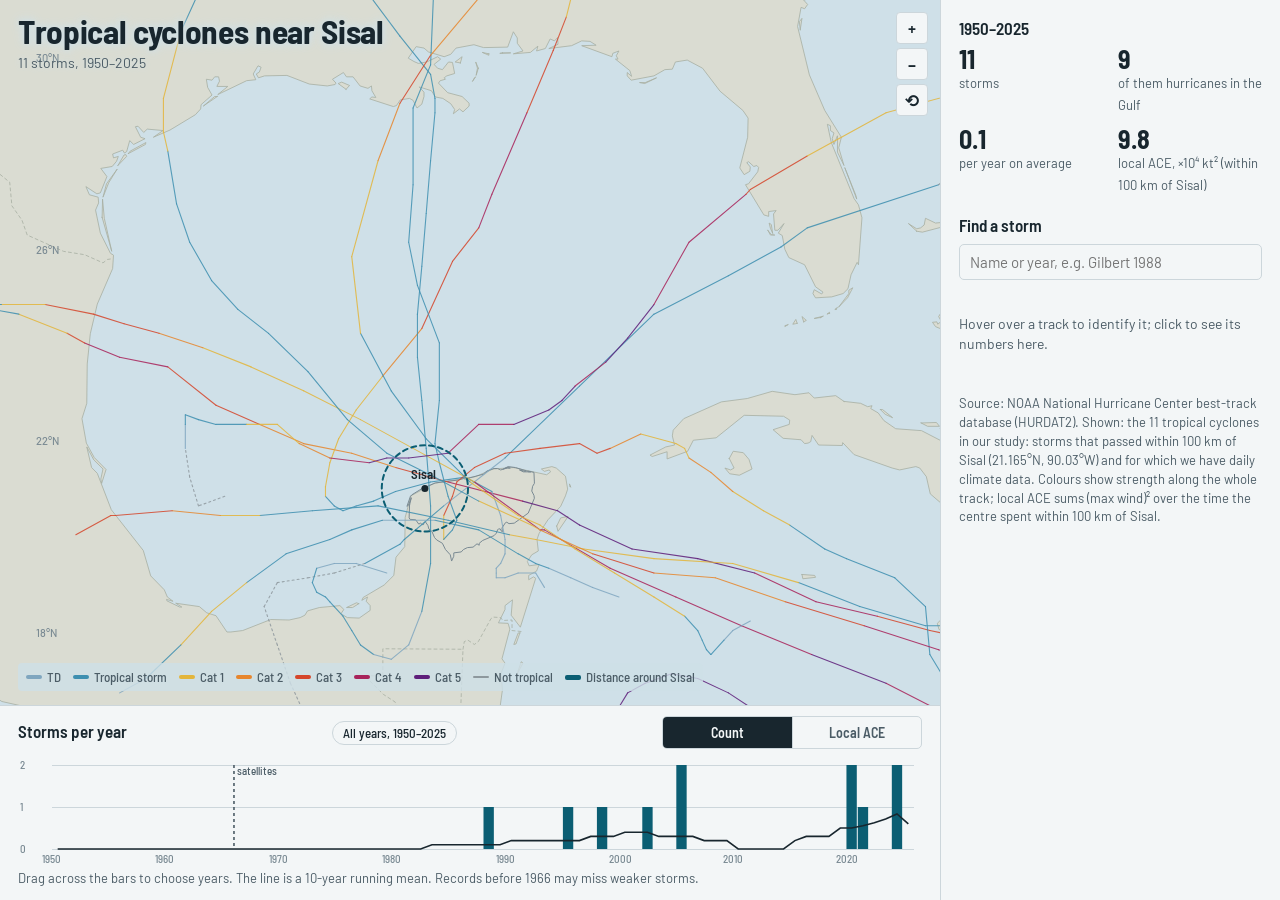
<file: design/storm-map-reference.html>
<!doctype html><html><head><meta charset=utf8><meta name=viewport content="width=device-width,initial-scale=1,viewport-fit=cover"><style>:root{color-scheme:light;box-sizing:border-box;padding-top:env(safe-area-inset-top,0px);padding-bottom:env(safe-area-inset-bottom,0px)}html{scroll-padding-top:env(safe-area-inset-top,0px)}body{margin:0;padding:0;font:14px -apple-system,BlinkMacSystemFont,sans-serif;background:#faf9f5;color:#141413}img{max-width:100%}[hidden]:not([hidden=until-found i]){display:none!important}</style></head><body>
<!doctype html>
<html lang="en">
<head>
<meta charset="utf-8">
<meta name="viewport" content="width=device-width, initial-scale=1, viewport-fit=cover">
<title>Storms near Sisal, 1950–2025</title>
<link rel="preconnect" href="https://fonts.googleapis.com">
<link rel="preconnect" href="https://fonts.gstatic.com" crossorigin>
<link href="https://fonts.googleapis.com/css2?family=Barlow:wght@400;500;600&family=Barlow+Semi+Condensed:wght@500;600;700&display=swap" rel="stylesheet">
<style>
:root{
  --sea:#CFE0E8; --land:#DADCD2; --land-edge:#A7AFA3; --ink:#18262E; --ink-2:#4B5C66; --ink-3:#7A8A93;
  --panel:#F3F6F7; --rule:#CCD6DB; --focus:#1463A5; --coast:#0B5E73; --buffer:rgba(11,94,115,.16);
  --c-td:#7FA6BF; --c-ts:#3E8FB0; --c-1:#E3B53B; --c-2:#E7862D; --c-3:#D5462B; --c-4:#A8235A; --c-5:#5E1E7A; --c-ex:#8E989D;
  --bar:#6F8591; --bar-on:#0B5E73; --sel:#0E1418;
  --sans:"Barlow",system-ui,-apple-system,"Segoe UI",Roboto,sans-serif;
  --cond:"Barlow Semi Condensed","Arial Narrow",system-ui,sans-serif;
  box-sizing:border-box; padding-top:env(safe-area-inset-top,0px); padding-bottom:env(safe-area-inset-bottom,0px);
}
@media (prefers-color-scheme: dark){ :root:not([data-theme="light"]){
  --sea:#0C1922; --land:#2C393B; --land-edge:#3A484F; --ink:#E4ECEF; --ink-2:#A9B8C0; --ink-3:#7E8E97;
  --panel:#16252F; --rule:#2B3B45; --focus:#6FB6F0; --coast:#5FC6DB; --buffer:rgba(95,198,219,.16);
  --c-td:#5B7E94; --c-ts:#58A9CB; --c-1:#F0C04A; --c-2:#F2963C; --c-3:#EE5A3E; --c-4:#E0457F; --c-5:#C27BE3; --c-ex:#6D7980;
  --bar:#5E7582; --bar-on:#5FC6DB; --sel:#FFFFFF;
}}
:root[data-theme="dark"]{
  --sea:#0C1922; --land:#2C393B; --land-edge:#3A484F; --ink:#E4ECEF; --ink-2:#A9B8C0; --ink-3:#7E8E97;
  --panel:#16252F; --rule:#2B3B45; --focus:#6FB6F0; --coast:#5FC6DB; --buffer:rgba(95,198,219,.16);
  --c-td:#5B7E94; --c-ts:#58A9CB; --c-1:#F0C04A; --c-2:#F2963C; --c-3:#EE5A3E; --c-4:#E0457F; --c-5:#C27BE3; --c-ex:#6D7980;
  --bar:#5E7582; --bar-on:#5FC6DB; --sel:#FFFFFF;
}
html{scroll-padding-top:env(safe-area-inset-top,0px)}
html,body{margin:0;height:100%}
body{background:var(--panel);color:var(--ink);font:15px/1.45 var(--sans)}
*{box-sizing:border-box}
.app{display:grid;grid-template-columns:minmax(0,1fr) 340px;grid-template-rows:minmax(0,1fr) auto;height:100%}
.mapwrap{position:relative;background:var(--sea);min-height:320px;overflow:hidden}
#map{position:absolute;inset:0;width:100%;height:100%;touch-action:none;cursor:grab}
#map.dragging{cursor:grabbing}
.title{position:absolute;left:18px;top:14px;pointer-events:none;max-width:70%}
.title h1{text-shadow:0 0 6px var(--sea),0 0 12px var(--sea);font:700 clamp(22px,2.6vw,34px)/1.05 var(--cond);margin:0;letter-spacing:-.01em}
.title p{text-shadow:0 0 6px var(--sea);margin:4px 0 0;color:var(--ink-2);font-size:14px}
.legend{position:absolute;left:18px;bottom:14px;display:flex;flex-wrap:wrap;gap:4px 12px;font:500 13px var(--cond);color:var(--ink-2);background:color-mix(in srgb,var(--sea) 80%,transparent);padding:6px 8px;border-radius:4px;max-width:calc(100% - 36px)}
.legend span{display:inline-flex;align-items:center;gap:5px}
.legend i{width:16px;height:4px;border-radius:2px;display:inline-block}
.zoom{position:absolute;right:12px;top:12px;display:flex;flex-direction:column;gap:4px}
.zoom button{width:32px;height:32px;border:1px solid var(--rule);background:var(--panel);color:var(--ink);border-radius:4px;font:600 17px var(--cond);cursor:pointer}
.tip{position:absolute;pointer-events:none;background:var(--panel);border:1px solid var(--rule);padding:5px 8px;border-radius:4px;font:500 13px var(--cond);white-space:nowrap;display:none;box-shadow:0 2px 8px rgba(0,0,0,.15)}
aside{grid-row:1/3;grid-column:2;border-left:1px solid var(--rule);overflow-y:auto;padding:18px 18px 24px;display:flex;flex-direction:column;gap:20px}
h2{font:600 17px/1.2 var(--cond);margin:0 0 8px}
.seg{display:flex;border:1px solid var(--rule);border-radius:5px;overflow:hidden}
.seg button{flex:1;border:0;background:transparent;color:var(--ink-2);padding:7px 4px;font:600 14px var(--cond);cursor:pointer;border-right:1px solid var(--rule)}
.seg button:last-child{border-right:0}
.seg button[aria-pressed="true"]{background:var(--ink);color:var(--panel)}
button:focus-visible,input:focus-visible,select:focus-visible{outline:2px solid var(--focus);outline-offset:2px}
.row{display:flex;align-items:center;gap:10px;margin-top:10px;font-size:14px}
.row input[type=range]{flex:1;accent-color:var(--coast)}
.row output{font:600 14px var(--cond);min-width:54px;text-align:right}
label.chk{display:flex;gap:8px;align-items:flex-start;font-size:14px;cursor:pointer}
label.chk input{margin-top:3px;accent-color:var(--coast)}
.stats{display:grid;grid-template-columns:1fr 1fr;gap:10px 14px}
.stats div b{display:block;font:700 26px/1 var(--cond)}
.stats div span{font-size:13px;color:var(--ink-2)}
.note{font-size:13px;color:var(--ink-2);margin:6px 0 0}
input[type=search]{width:100%;padding:8px 10px;border:1px solid var(--rule);border-radius:5px;background:transparent;color:var(--ink);font:15px var(--sans)}
.detail{border-top:3px solid var(--ink);padding-top:10px}
.detail h3{font:700 22px/1.1 var(--cond);margin:0}
.detail dl{display:grid;grid-template-columns:auto 1fr;gap:3px 12px;margin:10px 0 0;font-size:14px}
.detail dt{color:var(--ink-2)} .detail dd{margin:0;font-weight:500}
.detail button{margin-top:10px;background:none;border:0;color:var(--focus);font:500 14px var(--sans);padding:0;cursor:pointer;text-decoration:underline}
.empty{color:var(--ink-2);font-size:14px}
.timeline{grid-column:1;border-top:1px solid var(--rule);padding:10px 18px 12px;background:var(--panel)}
.tl-head{display:flex;justify-content:space-between;align-items:baseline;gap:12px;flex-wrap:wrap}
.tl-head h2{margin:0}
.tl-head .seg{max-width:260px;flex:1}
.presets{display:flex;gap:6px;flex-wrap:wrap}
.presets button{border:1px solid var(--rule);background:transparent;color:var(--ink);border-radius:14px;padding:3px 10px;font:500 13px var(--cond);cursor:pointer}
#tl{width:100%;height:110px;display:block;margin-top:8px;touch-action:none;cursor:crosshair}
.tl-foot{font-size:13px;color:var(--ink-2);margin-top:2px}
@media (max-width:600px){.legend{font-size:11px;gap:2px 8px;padding:4px 6px}.legend i{width:10px}}
@media (max-width:860px){
  .app{grid-template-columns:1fr;grid-template-rows:62vh auto auto;height:auto}
  aside{grid-row:3;grid-column:1;border-left:0;border-top:1px solid var(--rule);overflow:visible}
  .timeline{grid-row:2}
  .title{max-width:80%}
}
@media (prefers-reduced-motion:reduce){*{transition:none!important}}
</style>
</head>
<body>
<div class="app">
  <div class="mapwrap" id="mapwrap">
    <canvas id="map" aria-label="Map of the tropical cyclones that passed within 100 km of Sisal, 1950 to 2025"></canvas>
    <div class="title"><h1>Tropical cyclones near Sisal</h1><p id="subtitle"></p></div>
    <div class="zoom"><button id="zin" aria-label="Zoom in">+</button><button id="zout" aria-label="Zoom out">−</button><button id="zreset" aria-label="Reset view">⟲</button></div>
    <div class="legend" id="legend"></div>
    <div class="tip" id="tip"></div>
  </div>
  <section class="timeline">
    <div class="tl-head">
      <h2 id="tlTitle">Storms per year</h2>
      <div class="presets">
        <button data-r="1950,2025">All years, 1950–2025</button>
      </div>
      <div class="seg" id="metric" role="group" aria-label="Bars show">
        <button aria-pressed="true" data-m="n">Count</button><button aria-pressed="false" data-m="la">Local ACE</button>
      </div>
    </div>
    <canvas id="tl" aria-label="Timeline; drag to select a year range"></canvas>
    <div class="tl-foot">Drag across the bars to choose years. The line is a 10-year running mean. Records before 1966 may miss weaker storms.</div>
  </section>
  <aside>
    <div hidden>
      <h2>Strongest while in the Gulf</h2>
      <div class="seg" id="minw" role="group" aria-label="Minimum strength">
        <button data-w="0" aria-pressed="false">Any</button><button data-w="35" aria-pressed="true">Storm</button><button data-w="64" aria-pressed="false">Hurricane</button><button data-w="96" aria-pressed="false">Major</button>
      </div>
    </div>
    <div hidden>
      <h2>Near Sisal</h2>
      <label class="chk"><input type="checkbox" id="nearOn"> Only storms whose centre passed within the distance below of Sisal</label>
      <div class="row"><input type="range" id="rad" min="0" max="13" step="1" value="7" aria-label="Distance to Sisal"><output id="radOut">100 km</output></div>
      <p class="note">Distance is measured along the track between six-hourly positions, not only at the positions themselves.</p>
    </div>
    <div>
      <h2 id="statTitle">In view</h2>
      <div class="stats">
        <div><b id="sN">–</b><span>storms</span></div>
        <div><b id="sH">–</b><span>of them hurricanes in the Gulf</span></div>
        <div><b id="sR">–</b><span>per year on average</span></div>
        <div><b id="sL">–</b><span id="sLl">local ACE, ×10⁴ kt² (within 100 km of Sisal)</span></div>
      </div>
    </div>
    <div>
      <h2>Find a storm</h2>
      <input type="search" id="find" list="names" placeholder="Name or year, e.g. Gilbert 1988">
      <datalist id="names"></datalist>
    </div>
    <div id="detail"><p class="empty">Hover over a track to identify it; click to see its numbers here.</p></div>
    <p class="note">Source: NOAA National Hurricane Center best-track database (HURDAT2). Shown: the 11 tropical cyclones in our study: storms that passed within 100 km of Sisal (21.165°N, 90.03°W) and for which we have daily climate data. Colours show strength along the whole track; local ACE sums (max wind)² over the time the centre spent within 100 km of Sisal.</p>
  </aside>
</div>
<script>
const S=[{"i":"AL081988","n":"Gilbert","y":1988,"d":"08 Sep","g":130,"pk":160,"ga":9.89,"la":6.33,"md":5,"mw":100,"lm":145,"pc":true,"t":[[-72.0,16.8,105,"H"],[-73.7,17.3,110,"H"],[-75.3,17.6,110,"H"],[-76.8,17.8,115,"H"],[-76.9,17.9,110,"H"],[-78.5,18.2,110,"H"],[-79.7,18.5,115,"H"],[-81.1,18.8,125,"H"],[-82.5,19.4,140,"H"],[-83.8,19.7,160,"H"],[-85.3,19.9,155,"H"],[-86.5,20.4,145,"H"],[-87.0,20.7,140,"H"],[-87.8,20.9,130,"H"],[-89.5,21.3,100,"H"],[-90.7,21.6,90,"H"],[-91.7,21.9,85,"H"],[-92.8,22.1,90,"H"],[-93.8,22.5,100,"H"],[-94.8,22.9,110,"H"],[-95.9,23.7,115,"H"],[-97.0,23.9,115,"H"],[-97.8,24.2,110,"H"],[-98.2,24.4,80,"H"],[-99.3,24.8,50,"S"],[-100.5,25.0,35,"S"],[-101.9,25.4,30,"D"],[-103.2,26.0,30,"D"],[-103.7,27.6,30,"D"],[-102.6,29.3,25,"D"],[-101.3,31.5,25,"D"],[-99.7,33.2,25,"D"],[-97.7,35.8,25,"D"],[-93.2,37.7,25,"D"]]},{"i":"AL171995","n":"Opal","y":1995,"d":"27 Sep","g":130,"pk":130,"ga":10.17,"la":2.65,"md":3,"mw":40,"lm":65,"pc":true,"t":[[-87.3,19.1,25,"D"],[-87.5,19.4,25,"D"],[-87.9,19.4,25,"D"],[-88.2,19.3,25,"D"],[-88.4,19.3,25,"D"],[-88.4,19.4,25,"D"],[-88.4,19.5,25,"D"],[-88.3,19.6,25,"D"],[-88.2,19.8,30,"D"],[-88.2,20.1,30,"D"],[-88.3,20.6,30,"D"],[-88.5,21.1,35,"S"],[-89.1,21.4,40,"S"],[-89.9,21.3,45,"S"],[-90.7,21.1,45,"S"],[-91.2,20.9,45,"S"],[-91.6,20.8,50,"S"],[-91.9,20.7,55,"S"],[-92.1,20.8,60,"S"],[-92.3,21.0,65,"H"],[-92.3,21.2,65,"H"],[-92.2,21.7,70,"H"],[-92.0,22.2,75,"H"],[-91.6,22.8,80,"H"],[-91.0,23.5,85,"H"],[-90.1,24.5,100,"H"],[-89.4,25.9,110,"H"],[-88.8,26.6,130,"H"],[-88.5,27.3,130,"H"],[-87.7,29.0,110,"H"],[-87.1,30.3,100,"H"],[-86.8,31.0,80,"H"],[-86.2,33.2,50,"S"],[-85.7,35.4,30,"D"],[-83.5,38.5,40,"E"]]},{"i":"AL131998","n":"Mitch","y":1998,"d":"22 Oct","g":55,"pk":155,"ga":1.36,"la":0.44,"md":22,"mw":40,"lm":40,"pc":true,"t":[[-77.6,11.8,40,"S"],[-77.6,12.2,45,"S"],[-77.8,12.5,45,"S"],[-78.0,12.9,50,"S"],[-77.9,13.4,55,"S"],[-77.8,13.9,65,"H"],[-77.9,14.5,75,"H"],[-78.1,15.0,90,"H"],[-78.4,15.5,100,"H"],[-78.9,16.0,105,"H"],[-79.6,16.2,115,"H"],[-80.3,16.4,125,"H"],[-81.0,16.4,130,"H"],[-81.8,16.4,135,"H"],[-82.6,16.6,145,"H"],[-83.1,16.9,155,"H"],[-83.8,17.2,155,"H"],[-84.4,17.3,150,"H"],[-85.0,17.1,150,"H"],[-85.4,16.9,145,"H"],[-85.6,16.6,140,"H"],[-85.6,16.3,130,"H"],[-85.6,16.3,115,"H"],[-85.7,16.3,95,"H"],[-85.8,16.2,85,"H"],[-85.8,16.1,75,"H"],[-85.7,15.9,70,"H"],[-85.6,15.8,60,"S"],[-85.7,15.6,55,"S"],[-85.9,15.4,50,"S"],[-86.1,15.2,45,"S"],[-86.5,14.9,45,"S"],[-87.0,14.7,45,"S"],[-87.7,14.5,40,"S"],[-88.5,14.5,35,"S"],[-89.2,14.6,30,"D"],[-90.0,14.6,30,"D"],[-90.8,14.7,25,"D"],[-91.5,14.9,25,"D"],[-92.2,15.5,25,"D"],[-92.7,16.3,20,"L"],[-93.1,17.1,20,"L"],[-93.4,17.9,20,"L"],[-93.7,18.7,20,"L"],[-93.4,19.2,20,"L"],[-92.7,19.3,20,"L"],[-92.1,19.4,25,"L"],[-91.4,19.6,40,"S"],[-90.6,20.0,35,"S"],[-90.5,20.1,35,"S"],[-89.6,20.8,30,"D"],[-88.2,21.8,40,"S"],[-86.5,23.3,40,"S"],[-84.8,24.8,45,"S"],[-83.1,25.6,50,"S"],[-81.9,26.2,55,"S"],[-81.3,26.6,55,"S"],[-78.3,27.5,50,"E"],[-75.0,30.0,50,"E"],[-72.0,32.5,50,"E"]]},{"i":"AL102002","n":"Isidore","y":2002,"d":"14 Sep","g":110,"pk":110,"ga":12.66,"la":10.22,"md":6,"mw":110,"lm":110,"pc":true,"t":[[-71.9,15.0,20,"W"],[-73.2,15.5,20,"W"],[-74.5,15.7,20,"W"],[-75.3,15.8,25,"W"],[-76.1,15.8,25,"W"],[-76.8,15.9,30,"D"],[-77.4,16.3,30,"D"],[-77.7,16.7,30,"D"],[-78.1,17.1,35,"S"],[-78.5,17.7,40,"S"],[-78.6,18.7,45,"S"],[-79.3,19.3,50,"S"],[-80.4,19.7,50,"S"],[-80.9,19.9,60,"S"],[-81.7,20.4,65,"H"],[-82.3,20.7,75,"H"],[-83.0,21.1,90,"H"],[-83.5,21.5,85,"H"],[-84.0,21.8,75,"H"],[-84.1,22.0,75,"H"],[-84.3,22.1,75,"H"],[-85.1,22.3,85,"H"],[-85.8,22.0,100,"H"],[-86.1,21.9,110,"H"],[-86.5,22.1,110,"H"],[-87.4,22.0,110,"H"],[-88.2,21.9,110,"H"],[-88.9,21.6,110,"H"],[-89.3,21.3,110,"H"],[-89.4,21.0,100,"H"],[-89.6,20.6,70,"H"],[-89.6,20.1,60,"S"],[-89.4,20.3,50,"S"],[-89.3,20.5,35,"S"],[-89.5,21.0,45,"S"],[-89.7,21.7,50,"S"],[-89.8,22.1,50,"S"],[-89.7,23.0,50,"S"],[-89.7,24.2,50,"S"],[-90.2,25.4,50,"S"],[-90.4,26.3,55,"S"],[-90.3,27.5,55,"S"],[-90.3,29.1,55,"S"],[-89.9,30.0,55,"S"],[-89.8,32.2,40,"S"],[-89.0,33.0,20,"D"],[-86.5,35.0,20,"D"],[-82.9,39.1,20,"D"]]},{"i":"AL052005","n":"Emily","y":2005,"d":"11 Jul","g":115,"pk":140,"ga":7.04,"la":2.17,"md":12,"mw":65,"lm":115,"pc":true,"t":[[-71.8,14.5,95,"H"],[-73.4,14.9,110,"H"],[-75.0,15.4,120,"H"],[-76.5,15.9,130,"H"],[-78.0,16.4,135,"H"],[-79.5,17.1,140,"H"],[-81.2,17.7,135,"H"],[-82.8,18.3,130,"H"],[-84.3,18.9,125,"H"],[-85.8,19.5,120,"H"],[-87.3,20.3,115,"H"],[-87.4,20.3,115,"H"],[-88.9,21.3,65,"H"],[-90.3,22.0,65,"H"],[-91.5,22.6,75,"H"],[-92.8,23.2,80,"H"],[-94.0,23.7,80,"H"],[-95.1,24.1,85,"H"],[-96.1,24.4,110,"H"],[-96.9,24.6,110,"H"],[-97.6,24.8,110,"H"],[-98.7,25.0,70,"H"],[-99.7,25.0,45,"S"],[-100.5,25.0,30,"D"],[-101.1,25.0,25,"D"]]},{"i":"AL202005","n":"Stan","y":2005,"d":"01 Oct","g":70,"pk":70,"ga":2.19,"la":0.53,"md":70,"mw":35,"lm":40,"pc":true,"t":[[-85.6,18.9,25,"D"],[-86.2,19.1,30,"D"],[-86.7,19.3,30,"D"],[-87.2,19.5,40,"S"],[-87.5,19.6,35,"S"],[-87.9,19.8,35,"S"],[-88.8,20.3,35,"S"],[-89.8,20.5,30,"D"],[-91.0,20.5,35,"S"],[-91.7,20.3,40,"S"],[-92.2,20.1,50,"S"],[-93.2,19.8,55,"S"],[-94.1,19.2,65,"H"],[-94.9,18.6,70,"H"],[-95.6,17.9,45,"S"],[-96.4,17.2,30,"D"],[-97.0,16.9,25,"D"]]},{"i":"AL032020","n":"Cristobal","y":2020,"d":"01 Jun","g":50,"pk":50,"ga":4.0,"la":0.86,"md":45,"mw":45,"lm":50,"pc":true,"t":[[-90.9,19.4,25,"D"],[-91.6,19.6,25,"D"],[-92.1,19.6,30,"D"],[-92.5,19.5,35,"S"],[-92.6,19.2,40,"S"],[-92.5,19.0,45,"S"],[-92.3,18.9,50,"S"],[-92.2,18.8,50,"S"],[-92.1,18.7,50,"S"],[-91.9,18.5,45,"S"],[-91.7,18.2,40,"S"],[-91.5,17.9,35,"S"],[-91.2,17.7,30,"D"],[-90.8,17.6,30,"D"],[-90.4,17.9,30,"D"],[-90.1,18.6,35,"S"],[-89.9,19.6,40,"S"],[-89.9,20.8,45,"S"],[-90.0,22.0,50,"S"],[-90.1,23.0,50,"S"],[-90.2,23.9,45,"S"],[-90.2,24.8,45,"S"],[-90.1,25.8,45,"S"],[-90.0,26.9,45,"S"],[-89.9,28.0,45,"S"],[-89.8,29.0,45,"S"],[-89.8,29.3,45,"S"],[-89.9,29.8,45,"S"],[-90.6,30.6,35,"S"],[-91.5,31.7,30,"D"],[-92.0,32.9,30,"D"],[-92.1,34.2,25,"D"],[-92.2,35.8,25,"D"],[-92.1,38.0,25,"D"]]},{"i":"AL282020","n":"Zeta","y":2020,"d":"24 Oct","g":100,"pk":100,"ga":4.08,"la":1.08,"md":10,"mw":60,"lm":75,"pc":true,"t":[[-82.6,18.4,25,"D"],[-83.0,18.2,30,"D"],[-83.2,18.0,35,"S"],[-83.5,17.7,40,"S"],[-83.6,17.8,45,"S"],[-83.7,18.0,50,"S"],[-83.8,18.2,55,"S"],[-84.1,18.5,65,"H"],[-84.8,18.9,65,"H"],[-85.7,19.4,70,"H"],[-86.6,19.9,70,"H"],[-87.4,20.4,75,"H"],[-87.9,20.6,65,"H"],[-89.0,21.3,60,"S"],[-90.0,22.2,55,"S"],[-90.8,23.2,55,"S"],[-91.5,24.4,65,"H"],[-91.7,26.0,80,"H"],[-91.1,28.0,95,"H"],[-90.6,29.2,100,"H"],[-89.9,30.2,85,"H"],[-87.5,32.8,60,"S"],[-83.6,35.3,45,"S"],[-78.2,37.8,45,"E"]]},{"i":"AL072021","n":"Grace","y":2021,"d":"13 Aug","g":105,"pk":105,"ga":4.61,"la":0.86,"md":70,"mw":55,"lm":75,"pc":true,"t":[[-71.7,17.8,35,"S"],[-73.2,17.9,35,"S"],[-74.8,18.0,40,"S"],[-76.1,18.2,45,"S"],[-76.6,18.2,50,"S"],[-77.4,18.3,50,"S"],[-78.6,18.3,50,"S"],[-80.1,18.7,55,"S"],[-81.5,19.2,65,"H"],[-83.0,19.6,70,"H"],[-84.8,19.7,70,"H"],[-86.4,19.9,70,"H"],[-87.5,20.1,75,"H"],[-88.1,20.2,60,"S"],[-89.5,20.5,45,"S"],[-91.1,20.8,55,"S"],[-92.6,20.7,60,"S"],[-93.8,20.6,75,"H"],[-94.7,20.6,85,"H"],[-95.8,20.7,105,"H"],[-97.1,20.6,105,"H"],[-97.2,20.6,100,"H"],[-98.0,20.2,60,"S"]]},{"i":"AL022024","n":"Beryl","y":2024,"d":"28 Jun","g":80,"pk":145,"ga":4.57,"la":1.38,"md":13,"mw":50,"lm":80,"pc":true,"t":[[-71.8,16.0,130,"H"],[-73.5,16.3,125,"H"],[-75.3,16.8,125,"H"],[-76.8,17.3,120,"H"],[-78.3,17.8,115,"H"],[-80.0,18.3,105,"H"],[-81.8,18.8,95,"H"],[-83.4,19.3,90,"H"],[-84.8,19.4,100,"H"],[-86.2,19.8,95,"H"],[-87.4,20.3,80,"H"],[-87.6,20.4,75,"H"],[-88.8,20.9,60,"S"],[-89.8,21.4,50,"S"],[-90.9,21.9,45,"S"],[-91.8,22.6,50,"S"],[-92.7,23.6,50,"S"],[-93.6,24.4,50,"S"],[-94.3,24.9,50,"S"],[-94.9,25.5,55,"S"],[-95.4,26.3,55,"S"],[-95.7,27.1,60,"S"],[-95.9,28.2,70,"H"],[-96.0,28.6,80,"H"],[-96.0,29.3,70,"H"],[-95.6,30.7,50,"S"],[-94.9,32.1,30,"D"],[-94.1,33.4,25,"D"],[-92.4,35.0,25,"E"],[-90.3,36.9,25,"E"]]},{"i":"AL142024","n":"Milton","y":2024,"d":"04 Oct","g":155,"pk":155,"ga":22.15,"la":11.4,"md":64,"mw":125,"lm":155,"pc":false,"t":[[-94.6,21.0,30,"L"],[-95.2,20.8,30,"L"],[-95.4,21.4,30,"L"],[-95.5,22.0,30,"D"],[-95.5,22.5,35,"S"],[-95.5,22.7,35,"S"],[-95.2,22.6,45,"S"],[-94.8,22.5,55,"S"],[-94.1,22.5,70,"H"],[-93.4,22.5,75,"H"],[-92.9,22.1,90,"H"],[-92.2,21.8,120,"H"],[-91.3,21.7,150,"H"],[-90.9,21.8,155,"H"],[-90.4,21.8,145,"H"],[-89.5,21.9,125,"H"],[-88.8,22.5,125,"H"],[-88.0,22.5,140,"H"],[-87.2,22.8,145,"H"],[-86.9,23.0,140,"H"],[-86.6,23.3,135,"H"],[-85.9,23.8,140,"H"],[-85.4,24.3,140,"H"],[-84.8,25.0,135,"H"],[-84.0,26.3,115,"H"],[-82.7,27.3,105,"H"],[-82.6,27.4,100,"H"],[-81.3,28.1,70,"H"],[-79.5,29.0,65,"H"],[-77.5,29.5,60,"E"],[-75.0,29.5,60,"E"],[-72.4,29.5,55,"E"],[-69.3,29.5,55,"E"]]}];
const B={"land":{"type":"MultiPolygon","coordinates":[[[[-75.63,36.0],[-75.53,35.82],[-75.66,36.0],[-75.63,36.0]]],[[[-76.73,35.96],[-76.07,35.97],[-76.08,35.69],[-76.0,35.72],[-75.98,35.9],[-75.81,35.96],[-75.74,35.77],[-75.77,35.65],[-76.17,35.35],[-76.49,35.4],[-76.58,35.53],[-76.63,35.45],[-76.74,35.43],[-77.04,35.53],[-76.97,35.46],[-76.51,35.27],[-76.63,35.07],[-76.78,34.99],[-77.07,35.15],[-76.97,35.03],[-76.74,34.94],[-76.46,34.99],[-76.36,34.94],[-76.44,34.84],[-76.73,34.71],[-77.13,34.71],[-77.3,34.6],[-77.36,34.62],[-77.41,34.73],[-77.38,34.53],[-77.75,34.28],[-77.86,34.15],[-77.93,33.94],[-77.95,34.17],[-78.01,33.91],[-78.41,33.92],[-78.84,33.72],[-79.14,33.41],[-79.19,33.24],[-79.24,33.31],[-79.23,33.4],[-79.28,33.32],[-79.23,33.19],[-79.28,33.14],[-79.59,33.0],[-79.61,32.91],[-79.8,32.79],[-79.93,32.81],[-79.89,32.73],[-79.94,32.67],[-80.36,32.5],[-80.63,32.51],[-80.47,32.42],[-80.49,32.35],[-80.58,32.29],[-80.65,32.4],[-80.71,32.34],[-80.8,32.45],[-80.8,32.36],[-80.69,32.22],[-80.85,32.11],[-80.92,31.94],[-81.11,31.88],[-81.07,31.79],[-81.2,31.7],[-81.17,31.61],[-81.26,31.54],[-81.18,31.53],[-81.29,31.37],[-81.38,31.35],[-81.29,31.26],[-81.36,31.17],[-81.44,31.2],[-81.52,30.8],[-81.25,29.79],[-80.9,29.05],[-80.52,28.49],[-80.58,28.27],[-80.46,27.9],[-80.61,28.18],[-80.61,28.52],[-80.69,28.34],[-80.73,28.46],[-80.69,28.58],[-80.77,28.63],[-80.77,28.73],[-80.84,28.76],[-80.75,28.38],[-80.23,27.21],[-80.13,27.08],[-80.05,26.81],[-80.13,25.83],[-80.16,25.88],[-80.3,25.62],[-80.37,25.33],[-80.48,25.23],[-80.74,25.16],[-81.11,25.14],[-81.17,25.23],[-81.14,25.31],[-80.97,25.22],[-80.94,25.26],[-81.11,25.37],[-81.36,25.83],[-81.72,25.98],[-81.81,26.15],[-81.87,26.44],[-81.96,26.49],[-81.83,26.69],[-81.97,26.55],[-82.04,26.55],[-82.07,26.89],[-82.01,26.96],[-82.18,26.94],[-82.18,26.84],[-82.29,26.87],[-82.71,27.5],[-82.64,27.52],[-82.43,27.77],[-82.41,27.86],[-82.45,27.9],[-82.52,27.88],[-82.64,27.98],[-82.68,27.96],[-82.6,27.87],[-82.61,27.78],[-82.74,27.71],[-82.84,27.85],[-82.66,28.49],[-82.65,28.89],[-82.77,29.05],[-83.29,29.45],[-83.69,29.93],[-84.04,30.1],[-84.31,30.06],[-84.38,29.91],[-84.55,29.9],[-84.8,29.77],[-85.32,29.68],[-85.41,29.77],[-85.41,29.84],[-85.31,29.76],[-85.35,29.88],[-85.68,30.12],[-85.62,30.12],[-85.66,30.19],[-85.6,30.29],[-85.74,30.24],[-85.76,30.17],[-86.45,30.4],[-86.12,30.41],[-86.26,30.49],[-86.45,30.5],[-86.68,30.4],[-87.2,30.34],[-86.99,30.43],[-87.0,30.57],[-87.07,30.5],[-87.17,30.54],[-87.28,30.34],[-87.48,30.29],[-87.45,30.39],[-87.62,30.26],[-88.01,30.23],[-87.79,30.29],[-87.92,30.45],[-87.92,30.56],[-88.01,30.69],[-88.14,30.37],[-88.69,30.36],[-88.91,30.42],[-89.32,30.35],[-89.44,30.22],[-89.59,30.17],[-89.95,30.27],[-90.05,30.35],[-90.23,30.38],[-90.41,30.14],[-90.28,30.07],[-90.18,30.03],[-89.99,30.06],[-89.74,30.17],[-89.67,30.12],[-89.82,30.01],[-89.74,29.93],[-89.63,29.9],[-89.49,30.06],[-89.4,30.05],[-89.35,29.82],[-89.53,29.77],[-89.59,29.73],[-89.56,29.7],[-89.68,29.67],[-89.72,29.62],[-89.51,29.42],[-89.18,29.34],[-89.02,29.2],[-89.02,29.14],[-89.16,29.02],[-89.24,29.08],[-89.38,28.98],[-89.35,29.07],[-89.44,29.19],[-89.62,29.3],[-89.79,29.33],[-89.88,29.46],[-90.16,29.54],[-90.05,29.43],[-90.05,29.34],[-90.1,29.18],[-90.21,29.1],[-90.3,29.26],[-90.38,29.3],[-90.59,29.27],[-90.68,29.15],[-90.75,29.13],[-91.29,29.29],[-91.24,29.33],[-91.15,29.32],[-91.24,29.46],[-91.25,29.56],[-91.33,29.51],[-91.51,29.56],[-91.67,29.75],[-91.82,29.75],[-91.89,29.84],[-92.14,29.7],[-92.06,29.62],[-92.08,29.59],[-92.26,29.56],[-92.67,29.6],[-93.18,29.78],[-93.69,29.77],[-93.83,29.73],[-93.88,29.81],[-93.81,29.85],[-93.77,29.95],[-93.84,29.98],[-93.95,29.81],[-93.89,29.69],[-94.1,29.67],[-94.76,29.38],[-94.53,29.55],[-94.78,29.55],[-94.72,29.66],[-94.74,29.75],[-94.83,29.75],[-94.89,29.68],[-95.02,29.7],[-94.99,29.53],[-94.89,29.37],[-95.14,29.17],[-95.15,29.08],[-95.27,28.96],[-95.85,28.64],[-96.23,28.49],[-96.01,28.63],[-96.37,28.66],[-96.45,28.59],[-96.58,28.72],[-96.64,28.71],[-96.52,28.49],[-96.42,28.46],[-96.68,28.34],[-96.77,28.42],[-96.84,28.19],[-96.89,28.16],[-96.93,28.22],[-97.16,28.14],[-97.14,28.06],[-97.03,28.09],[-97.07,27.99],[-97.17,27.88],[-97.43,27.84],[-97.29,27.67],[-97.44,27.33],[-97.52,27.31],[-97.77,27.46],[-97.69,27.29],[-97.49,27.24],[-97.48,27.12],[-97.55,26.97],[-97.44,26.49],[-97.21,26.07],[-97.14,26.03],[-97.16,25.75],[-97.51,25.01],[-97.67,24.39],[-97.74,23.76],[-97.75,22.94],[-97.86,22.62],[-97.76,22.11],[-97.58,21.81],[-97.31,21.56],[-97.41,21.27],[-97.43,21.36],[-97.38,21.57],[-97.59,21.76],[-97.75,22.03],[-97.64,21.6],[-97.51,21.48],[-97.19,20.72],[-96.46,19.87],[-96.29,19.34],[-95.98,19.05],[-95.91,18.9],[-95.78,18.81],[-95.93,18.85],[-95.92,18.82],[-95.63,18.69],[-95.58,18.69],[-95.72,18.77],[-95.18,18.7],[-95.01,18.57],[-94.8,18.51],[-94.55,18.17],[-94.46,18.17],[-94.19,18.2],[-93.55,18.43],[-93.13,18.42],[-92.88,18.47],[-92.77,18.52],[-92.71,18.61],[-92.44,18.68],[-91.97,18.72],[-91.88,18.64],[-91.94,18.56],[-91.91,18.53],[-91.8,18.47],[-91.53,18.46],[-91.28,18.62],[-91.28,18.72],[-91.37,18.81],[-91.34,18.9],[-91.47,18.83],[-91.44,18.89],[-90.96,19.15],[-90.74,19.35],[-90.69,19.73],[-90.49,19.95],[-90.48,20.56],[-90.35,21.01],[-89.82,21.27],[-88.88,21.41],[-88.47,21.57],[-88.01,21.6],[-87.25,21.45],[-87.16,21.51],[-87.19,21.55],[-87.3,21.52],[-87.37,21.57],[-87.13,21.62],[-87.03,21.59],[-86.82,21.42],[-86.77,21.15],[-86.82,21.01],[-86.93,20.79],[-87.22,20.51],[-87.42,20.23],[-87.47,20.1],[-87.44,19.86],[-87.59,19.78],[-87.69,19.64],[-87.65,19.55],[-87.42,19.58],[-87.48,19.44],[-87.66,19.35],[-87.66,19.26],[-87.55,19.32],[-87.5,19.29],[-87.85,18.27],[-88.06,18.52],[-88.03,18.84],[-88.2,18.72],[-88.2,18.64],[-88.35,18.36],[-88.13,18.35],[-88.09,18.23],[-88.27,17.61],[-88.2,17.52],[-88.29,17.31],[-88.26,16.96],[-88.31,16.63],[-88.56,16.29],[-88.7,16.25],[-88.88,16.02],[-88.89,15.89],[-88.6,15.76],[-88.54,15.85],[-88.59,15.95],[-88.13,15.7],[-87.87,15.88],[-87.7,15.91],[-87.62,15.91],[-87.49,15.79],[-87.29,15.83],[-86.91,15.76],[-86.36,15.78],[-85.94,15.95],[-85.99,16.02],[-85.48,15.9],[-85.16,15.92],[-84.97,15.99],[-84.65,15.88],[-84.56,15.8],[-84.43,15.83],[-84.52,15.87],[-84.26,15.82],[-83.77,15.41],[-83.97,15.52],[-84.11,15.49],[-84.1,15.4],[-83.93,15.39],[-83.76,15.22],[-83.59,15.27],[-83.5,15.22],[-83.65,15.37],[-83.37,15.24],[-83.29,15.08],[-83.16,14.99],[-83.28,14.81],[-83.34,14.9],[-83.41,14.83],[-83.3,14.75],[-83.19,14.34],[-83.41,14.0],[-83.49,13.74],[-83.57,13.32],[-83.51,12.41],[-83.6,12.4],[-83.63,12.46],[-83.59,12.71],[-83.63,12.61],[-83.75,12.5],[-83.65,12.29],[-83.68,12.02],[-83.77,12.06],[-83.77,12.0],[-86.67,12.0],[-86.85,12.25],[-87.67,12.9],[-87.67,12.97],[-87.59,13.04],[-87.42,12.92],[-87.34,12.95],[-87.33,13.08],[-87.41,13.13],[-87.5,13.27],[-87.49,13.35],[-87.81,13.4],[-87.82,13.29],[-87.93,13.18],[-88.02,13.17],[-88.18,13.16],[-88.69,13.28],[-88.48,13.2],[-88.51,13.18],[-88.87,13.28],[-89.28,13.48],[-89.8,13.56],[-89.97,13.68],[-90.48,13.9],[-91.15,13.93],[-91.38,13.99],[-91.82,14.23],[-92.26,14.57],[-92.81,15.14],[-93.92,16.05],[-94.37,16.28],[-94.43,16.23],[-94.0,16.02],[-94.47,16.19],[-94.66,16.2],[-94.68,16.23],[-94.59,16.32],[-94.65,16.35],[-94.79,16.29],[-94.79,16.36],[-94.86,16.42],[-95.02,16.28],[-94.8,16.21],[-95.13,16.18],[-95.46,15.97],[-96.21,15.69],[-96.51,15.65],[-96.81,15.73],[-97.18,15.91],[-97.75,15.97],[-98.14,16.21],[-98.52,16.3],[-98.76,16.53],[-99.69,16.72],[-100.02,16.92],[-100.85,17.2],[-101.6,17.65],[-101.92,17.96],[-102.22,17.96],[-102.7,18.06],[-103.44,18.33],[-103.7,18.63],[-104.0,18.88],[-104.0,36.0],[-76.72,36.0],[-76.73,35.96]]],[[[-72.2,12.0],[-72.14,12.19],[-72.0,12.24],[-72.0,12.0],[-72.2,12.0]]],[[[-97.4,26.82],[-97.39,27.2],[-97.35,26.8],[-97.18,26.11],[-97.4,26.82]]],[[[-97.06,27.82],[-97.25,27.54],[-97.38,27.24],[-97.3,27.52],[-97.06,27.82]]],[[[-97.04,27.9],[-96.9,28.12],[-96.86,28.13],[-96.84,28.09],[-97.04,27.9]]],[[[-86.56,16.36],[-86.26,16.43],[-86.63,16.3],[-86.56,16.36]]],[[[-85.96,16.43],[-85.83,16.51],[-85.95,16.4],[-85.96,16.43]]],[[[-87.93,17.28],[-87.83,17.55],[-87.79,17.52],[-87.93,17.28]]],[[[-87.86,18.15],[-87.95,17.92],[-88.0,17.91],[-87.9,18.15],[-87.86,18.15]]],[[[-76.42,17.87],[-76.85,17.97],[-76.94,17.85],[-77.12,17.88],[-77.2,17.71],[-77.36,17.83],[-77.77,17.88],[-78.04,18.17],[-78.29,18.22],[-78.33,18.35],[-78.22,18.45],[-77.98,18.47],[-77.87,18.52],[-76.91,18.39],[-76.7,18.26],[-76.35,18.15],[-76.21,17.91],[-76.42,17.87]]],[[[-91.54,18.76],[-91.68,18.68],[-91.82,18.68],[-91.59,18.78],[-91.54,18.76]]],[[[-81.42,19.37],[-81.13,19.35],[-81.11,19.31],[-81.4,19.28],[-81.42,19.37]]],[[[-87.02,20.38],[-86.93,20.55],[-86.76,20.58],[-86.99,20.27],[-87.02,20.38]]],[[[-86.71,21.2],[-86.73,21.26],[-86.7,21.19],[-86.71,21.2]]],[[[-80.46,22.98],[-80.08,22.94],[-79.92,22.87],[-79.82,22.89],[-79.85,22.83],[-79.68,22.74],[-79.55,22.58],[-79.28,22.41],[-78.69,22.37],[-78.14,22.11],[-77.87,21.9],[-77.64,21.8],[-77.5,21.79],[-77.58,21.89],[-77.5,21.87],[-77.14,21.64],[-77.18,21.6],[-77.37,21.61],[-77.25,21.48],[-77.1,21.59],[-76.84,21.4],[-76.87,21.33],[-76.73,21.36],[-76.65,21.28],[-76.26,21.23],[-76.07,21.13],[-75.72,21.11],[-75.6,20.99],[-75.66,20.9],[-75.6,20.84],[-75.74,20.81],[-75.72,20.71],[-75.21,20.71],[-74.88,20.65],[-74.51,20.38],[-74.17,20.29],[-74.15,20.17],[-74.25,20.08],[-74.63,20.06],[-75.12,19.9],[-75.15,20.01],[-75.29,19.89],[-75.55,19.89],[-75.77,19.96],[-76.16,19.99],[-77.72,19.86],[-77.55,20.08],[-77.1,20.41],[-77.11,20.49],[-77.23,20.64],[-78.0,20.72],[-78.12,20.76],[-78.49,21.05],[-78.58,21.41],[-78.73,21.59],[-78.82,21.62],[-79.19,21.55],[-79.36,21.59],[-80.23,21.87],[-80.49,22.12],[-80.5,22.06],[-81.04,22.07],[-81.19,22.27],[-81.22,22.14],[-81.28,22.11],[-81.36,22.1],[-81.44,22.18],[-81.85,22.21],[-82.08,22.39],[-81.71,22.5],[-81.7,22.59],[-81.84,22.67],[-82.74,22.69],[-83.38,22.22],[-83.9,22.17],[-84.03,21.94],[-84.5,21.78],[-84.5,21.93],[-84.84,21.83],[-84.89,21.86],[-84.53,22.03],[-84.33,22.07],[-84.38,22.26],[-84.36,22.38],[-84.12,22.62],[-83.26,22.97],[-82.67,23.04],[-82.1,23.19],[-81.58,23.12],[-81.26,23.16],[-81.14,23.05],[-80.65,23.1],[-80.46,22.98]]],[[[-83.08,21.79],[-82.99,21.94],[-82.76,21.91],[-82.63,21.77],[-82.56,21.57],[-82.85,21.44],[-83.07,21.47],[-83.18,21.59],[-83.05,21.55],[-82.97,21.59],[-83.08,21.79]]],[[[-77.71,21.92],[-77.9,22.04],[-77.92,22.09],[-77.63,22.05],[-77.71,21.92]]],[[[-77.88,22.13],[-78.04,22.2],[-78.0,22.3],[-77.84,22.15],[-77.88,22.13]]],[[[-78.05,22.27],[-78.18,22.32],[-78.27,22.42],[-78.15,22.43],[-78.05,22.27]]],[[[-78.7,22.53],[-78.35,22.54],[-78.28,22.46],[-78.55,22.46],[-78.7,22.53]]],[[[-79.63,22.81],[-79.58,22.81],[-79.35,22.64],[-79.52,22.71],[-79.63,22.81]]],[[[-75.78,23.47],[-76.04,23.6],[-76.01,23.67],[-75.66,23.45],[-75.78,23.47]]],[[[-77.77,23.75],[-77.85,24.04],[-78.0,24.22],[-77.7,24.29],[-77.66,24.23],[-77.76,24.16],[-77.68,24.12],[-77.62,24.22],[-77.56,24.14],[-77.52,23.87],[-77.57,23.74],[-77.77,23.75]]],[[[-75.41,24.27],[-75.74,24.65],[-75.73,24.69],[-75.65,24.68],[-75.3,24.15],[-75.5,24.14],[-75.41,24.27]]],[[[-81.74,24.58],[-81.81,24.54],[-81.81,24.56],[-81.74,24.58]]],[[[-81.53,24.61],[-81.57,24.6],[-81.63,24.59],[-81.56,24.69],[-81.53,24.61]]],[[[-81.38,24.64],[-81.42,24.75],[-81.32,24.67],[-81.38,24.64]]],[[[-80.99,24.73],[-81.14,24.71],[-80.93,24.76],[-80.99,24.73]]],[[[-78.19,24.47],[-78.37,24.54],[-78.44,24.63],[-78.34,24.64],[-78.32,24.59],[-78.24,24.65],[-78.3,24.75],[-78.18,24.92],[-78.16,25.02],[-78.21,25.19],[-78.16,25.2],[-77.98,25.08],[-77.97,25.0],[-77.74,24.71],[-77.74,24.5],[-78.04,24.29],[-78.15,24.49],[-78.19,24.47]]],[[[-80.79,24.82],[-80.85,24.8],[-80.79,24.84],[-80.79,24.82]]],[[[-80.64,24.9],[-80.67,24.9],[-80.61,24.94],[-80.64,24.9]]],[[[-77.54,25.01],[-77.45,25.08],[-77.27,25.04],[-77.46,24.99],[-77.54,25.01]]],[[[-76.32,24.82],[-76.21,24.82],[-76.16,25.12],[-76.37,25.31],[-76.62,25.43],[-76.78,25.43],[-76.71,25.56],[-76.13,25.14],[-76.17,24.65],[-76.32,24.82]]],[[[-80.58,24.95],[-80.35,25.23],[-80.35,25.3],[-80.26,25.35],[-80.38,25.14],[-80.58,24.95]]],[[[-77.21,26.49],[-77.51,26.85],[-77.94,26.9],[-77.86,26.94],[-77.53,26.9],[-77.27,26.69],[-77.26,26.64],[-77.07,26.53],[-77.04,26.33],[-77.17,26.24],[-77.19,25.96],[-77.25,25.9],[-77.4,26.02],[-77.25,26.16],[-77.22,26.36],[-77.21,26.49]]],[[[-82.2,26.55],[-82.12,26.46],[-82.04,26.45],[-82.14,26.45],[-82.2,26.55]]],[[[-82.09,26.49],[-82.14,26.59],[-82.17,26.7],[-82.12,26.67],[-82.09,26.49]]],[[[-78.8,26.53],[-78.99,26.69],[-78.8,26.58],[-78.71,26.6],[-78.63,26.66],[-78.6,26.8],[-78.37,26.7],[-77.94,26.74],[-77.92,26.69],[-78.67,26.51],[-78.8,26.53]]],[[[-80.44,27.85],[-80.19,27.28],[-80.17,27.2],[-80.44,27.85]]],[[[-96.8,28.15],[-96.76,28.2],[-96.4,28.38],[-96.41,28.34],[-96.8,28.15]]],[[[-94.77,29.34],[-95.09,29.14],[-94.83,29.34],[-94.77,29.34]]],[[[-91.83,29.49],[-92.01,29.61],[-91.93,29.64],[-91.75,29.57],[-91.83,29.49]]],[[[-85.12,29.63],[-85.0,29.63],[-84.74,29.73],[-85.01,29.61],[-85.12,29.63]]],[[[-88.94,29.66],[-88.9,29.73],[-88.87,29.75],[-88.94,29.66]]],[[[-88.81,29.93],[-88.86,29.78],[-88.83,29.93],[-88.87,30.06],[-88.81,29.93]]],[[[-89.22,30.04],[-89.34,30.06],[-89.18,30.17],[-89.22,30.04]]],[[[-88.57,30.23],[-88.57,30.2],[-88.72,30.26],[-88.57,30.23]]],[[[-88.26,30.25],[-88.07,30.25],[-88.32,30.24],[-88.26,30.25]]],[[[-81.46,30.73],[-81.48,30.9],[-81.42,30.97],[-81.46,30.73]]],[[[-76.55,34.65],[-76.61,34.66],[-76.67,34.7],[-76.62,34.69],[-76.55,34.65]]],[[[-76.21,34.94],[-76.5,34.64],[-76.53,34.63],[-76.44,34.76],[-76.21,34.94]]],[[[-75.78,35.19],[-75.96,35.12],[-75.98,35.12],[-75.86,35.17],[-75.78,35.19]]],[[[-75.54,35.24],[-75.69,35.22],[-75.54,35.28],[-75.48,35.57],[-75.5,35.77],[-75.46,35.45],[-75.54,35.24]]],[[[-75.65,35.84],[-75.72,35.95],[-75.65,35.91],[-75.65,35.84]]],[[[-72.0,18.21],[-72.5,18.22],[-72.88,18.15],[-73.51,18.25],[-73.75,18.19],[-73.88,18.04],[-74.09,18.22],[-74.42,18.35],[-74.48,18.45],[-74.39,18.62],[-74.23,18.66],[-73.59,18.52],[-72.79,18.43],[-72.62,18.55],[-72.38,18.57],[-72.35,18.67],[-72.81,19.07],[-72.74,19.13],[-72.77,19.24],[-72.7,19.44],[-73.05,19.61],[-73.4,19.66],[-73.44,19.72],[-73.4,19.81],[-73.32,19.85],[-72.88,19.93],[-72.64,19.9],[-72.22,19.74],[-72.0,19.73],[-72.0,18.21]]],[[[-73.28,18.95],[-73.17,18.97],[-72.92,18.86],[-72.8,18.78],[-72.82,18.71],[-73.29,18.9],[-73.28,18.95]]],[[[-72.62,20.01],[-72.64,19.99],[-72.96,20.06],[-72.79,20.09],[-72.62,20.01]]],[[[-73.52,21.19],[-73.24,21.15],[-73.06,21.31],[-73.01,21.3],[-73.06,21.12],[-73.16,20.98],[-73.66,20.94],[-73.68,21.1],[-73.52,21.19]]],[[[-72.99,21.56],[-72.92,21.51],[-73.05,21.46],[-73.06,21.52],[-72.99,21.56]]],[[[-72.14,21.79],[-72.3,21.76],[-72.34,21.8],[-72.33,21.85],[-72.14,21.79]]],[[[-72.0,21.9],[-72.01,21.95],[-72.0,21.95],[-72.0,21.9]]],[[[-73.13,22.46],[-72.83,22.39],[-72.75,22.33],[-72.78,22.29],[-72.89,22.36],[-73.16,22.38],[-73.13,22.46]]],[[[-73.95,22.72],[-73.85,22.73],[-73.88,22.68],[-73.84,22.54],[-73.97,22.36],[-74.28,22.18],[-73.94,22.48],[-73.91,22.53],[-73.98,22.64],[-73.95,22.72]]],[[[-74.1,22.67],[-74.27,22.71],[-74.31,22.84],[-74.03,22.71],[-74.1,22.67]]],[[[-75.13,23.27],[-75.32,23.67],[-75.11,23.33],[-75.06,23.15],[-74.85,23.0],[-74.85,22.87],[-74.97,23.07],[-75.22,23.17],[-75.14,23.2],[-75.13,23.27]]],[[[-74.43,24.07],[-74.51,23.96],[-74.55,23.97],[-74.53,24.11],[-74.45,24.13],[-74.43,24.07]]]]},"borders":{"type":"MultiLineString","coordinates":[[[-72.0,18.6],[-72.0,18.6]],[[-90.1,13.74],[-90.1,13.83],[-90.05,13.9],[-89.55,14.24],[-89.57,14.39],[-89.36,14.42]],[[-89.36,14.42],[-89.12,14.37],[-88.71,14.03],[-88.51,13.98],[-88.48,13.85],[-88.15,13.99],[-87.99,13.88],[-87.8,13.89],[-87.72,13.81],[-87.78,13.52],[-87.74,13.45],[-87.81,13.4]],[[-87.34,12.98],[-87.01,13.01],[-86.92,13.22],[-86.73,13.28],[-86.76,13.75],[-86.33,13.77],[-86.15,13.99],[-86.04,14.05],[-85.98,13.97],[-85.79,13.84],[-85.73,13.86],[-85.68,13.98],[-85.18,14.34],[-85.16,14.53],[-85.04,14.61],[-84.99,14.75],[-84.86,14.81],[-84.65,14.66],[-84.45,14.64],[-84.27,14.7],[-84.24,14.75],[-84.15,14.72],[-84.07,14.79],[-83.97,14.77],[-83.64,14.88],[-83.54,14.98],[-83.16,14.99]],[[-88.23,15.73],[-88.96,15.15],[-89.14,15.07],[-89.22,14.87],[-89.17,14.61],[-89.36,14.42]],[[-88.89,15.89],[-89.24,15.89],[-89.16,17.81]],[[-104.0,29.33],[-103.26,29.0],[-103.17,29.0],[-102.89,29.22],[-102.73,29.64],[-102.61,29.75],[-102.27,29.87],[-101.99,29.8],[-101.44,29.78],[-100.75,29.18],[-100.33,28.5],[-100.3,28.33],[-100.11,28.17],[-99.75,27.73],[-99.51,27.55],[-99.46,27.06],[-99.23,26.76],[-99.11,26.45],[-98.28,26.11],[-97.8,26.04],[-97.38,25.87],[-97.28,25.94],[-97.15,25.96]],[[-92.24,14.55],[-92.16,14.69],[-92.16,14.96],[-92.07,15.07],[-92.2,15.28],[-91.74,16.07],[-90.45,16.07],[-90.42,16.39],[-90.63,16.51],[-90.71,16.71],[-90.98,16.87],[-91.41,17.26],[-90.99,17.25],[-90.99,17.82],[-89.16,17.81]],[[-89.16,17.81],[-89.13,17.97],[-89.05,18.0],[-88.9,17.91],[-88.81,17.97],[-88.52,18.45],[-88.46,18.48],[-88.3,18.47],[-88.25,18.41],[-88.04,18.42],[-88.04,18.2],[-87.83,18.18]]]},"yuc":{"type":"Polygon","coordinates":[[[-90.38,20.82],[-90.34,20.97],[-90.4,20.82],[-90.44,20.79],[-90.36,21.0],[-90.33,21.03],[-90.1,21.16],[-89.79,21.28],[-89.27,21.34],[-89.15,21.37],[-89.11,21.36],[-88.7,21.46],[-88.61,21.53],[-88.45,21.58],[-88.37,21.58],[-88.3,21.55],[-88.15,21.59],[-88.08,21.59],[-88.15,21.6],[-88.24,21.57],[-88.13,21.62],[-87.96,21.6],[-87.71,21.53],[-87.74,21.52],[-87.87,21.55],[-87.78,21.51],[-87.61,21.51],[-87.67,21.51],[-87.69,21.53],[-87.54,21.5],[-87.53,21.3],[-87.53,21.27],[-87.57,21.21],[-87.59,21.11],[-87.54,21.02],[-87.53,20.96],[-87.67,20.65],[-87.99,20.44],[-88.11,20.43],[-88.16,20.46],[-88.19,20.45],[-88.27,20.34],[-88.26,20.26],[-88.28,20.27],[-88.31,20.32],[-88.35,20.32],[-88.37,20.3],[-88.4,20.23],[-88.45,20.18],[-88.71,20.08],[-88.79,20.02],[-88.79,19.98],[-88.84,20.01],[-88.93,19.94],[-89.06,19.93],[-89.15,19.89],[-89.2,19.84],[-89.37,19.82],[-89.37,19.75],[-89.42,19.65],[-89.45,19.78],[-89.56,19.89],[-89.63,20.02],[-89.76,20.09],[-89.81,20.14],[-89.87,20.27],[-89.94,20.32],[-89.96,20.39],[-90.02,20.47],[-90.05,20.45],[-90.06,20.41],[-90.09,20.41],[-90.13,20.44],[-90.17,20.42],[-90.24,20.51],[-90.37,20.52],[-90.39,20.55],[-90.38,20.82]]]},"gulf":[[-98.0,17.5],[-98.0,31.0],[-81.0,31.0],[-81.0,25.2],[-80.4,24.5],[-81.0,23.2],[-84.95,21.9],[-86.9,21.55],[-87.5,21.0],[-89.5,19.0],[-91.5,17.5],[-98.0,17.5]]};
const CATS=[["TD","--c-td",0],["Tropical storm","--c-ts",34],["Cat 1","--c-1",64],["Cat 2","--c-2",83],["Cat 3","--c-3",96],["Cat 4","--c-4",113],["Cat 5","--c-5",137]];
function catIdx(w){let i=0;for(let k=0;k<CATS.length;k++)if(w>=CATS[k][2])i=k;return i}
function catName(w){return w>=64?CATS[catIdx(w)][0]:w>=34?"Tropical storm":"Depression"}
const css=()=>getComputedStyle(document.documentElement);
let COL={};function readColors(){const c=css();COL={};for(const k of["--sea","--land","--land-edge","--ink","--ink-2","--ink-3","--coast","--buffer","--c-ex","--bar","--bar-on","--sel","--rule","--panel"])COL[k]=c.getPropertyValue(k).trim();COL.cat=CATS.map(x=>c.getPropertyValue(x[1]).trim())}
readColors();matchMedia("(prefers-color-scheme: dark)").addEventListener("change",()=>{readColors();drawAll()});
// legend
document.getElementById("legend").innerHTML=CATS.map((c,i)=>`<span><i style="background:var(${c[1]})"></i>${c[0]}</span>`).join("")+`<span><i style="background:var(--c-ex);height:2px"></i>Not tropical</span><span><i style="background:var(--coast);height:5px"></i>Distance around Sisal</span>`;
// projection
const LAT0=24, K=Math.cos(LAT0*Math.PI/180);
const bx=lon=>(lon+99)*K, by=lat=>31.5-lat;
const W0=20*K, H0=15;
const RADS=[5,10,15,20,25,50,75,100,150,200,250,300,400,500];
const SIS=[-90.03,21.165],KX=111.32*Math.cos(SIS[1]*Math.PI/180),KY=110.57;
const kxy=p=>[(p[0]-SIS[0])*KX,(p[1]-SIS[1])*KY];
S.forEach(s=>{const q=s.t.map(kxy);s.kq=q;let bd=Infinity,bw=0;
  for(let i=0;i<q.length;i++){const a=q[i],b=q[i+1]||a,dx=b[0]-a[0],dy=b[1]-a[1],L=dx*dx+dy*dy;let t=L?-(a[0]*dx+a[1]*dy)/L:0;t=Math.max(0,Math.min(1,t));const d=Math.hypot(a[0]+t*dx,a[1]+t*dy);if(d<bd){bd=d;const w2=(s.t[i+1]||s.t[i])[2];bw=s.t[i][2]+t*(w2-s.t[i][2])}}
  s.md=Math.round(bd);s.mw=Math.round(bw/5)*5});
function localACE(r){for(const s of S){let e=0;const q=s.kq,N=24;
  for(let i=0;i<q.length-1;i++){const a=q[i],b=q[i+1],p=s.t[i],p2=s.t[i+1];if("HSs".indexOf(p[3])<0)continue;
    for(let k=0;k<N;k++){const t=(k+.5)/N;if(Math.hypot(a[0]+t*(b[0]-a[0]),a[1]+t*(b[1]-a[1]))<=r){const w=p[2]+t*(p2[2]-p[2]);if(w>=34)e+=w*w/N}}}
  s.la=e/1e4}}
localACE(100);
S.forEach(s=>{s.px=s.t.map(p=>bx(p[0]));s.py=s.t.map(p=>by(p[1]));s.key=(s.n+" "+s.y)});
const COAST=[];(function(){const g=B.yuc;const polys=g.type==="Polygon"?[g.coordinates]:g.coordinates;for(const P of polys){const r=P[0];let cur=[];for(const [lo,la] of r){if(la>20.8&&lo>-90.45&&lo<-87.6)cur.push([lo,la]);else if(cur.length){COAST.push(cur);cur=[]}}if(cur.length)COAST.push(cur)}})();
// state
const st={minw:0,near:false,rad:100,y0:1950,y1:2025,metric:"n",hover:null,pin:null,scale:1,tx:0,ty:0};
const cv=document.getElementById("map"),ctx=cv.getContext("2d"),wrap=document.getElementById("mapwrap");
let dpr=1,cw=0,ch=0,fit=1,ox=0,oy=0;
function resize(){dpr=window.devicePixelRatio||1;cw=wrap.clientWidth;ch=wrap.clientHeight;cv.width=cw*dpr;cv.height=ch*dpr;const narrow=cw<600;fit=narrow?ch/H0*0.95:Math.min(cw/W0,ch/H0)*1.02;ox=narrow?cw/2-bx(-89.5)*fit:(cw-W0*fit)/2;oy=(ch-H0*fit)/2+(narrow?20:0);drawMap();drawTL()}
const X=x=>ox+(x*fit)*st.scale+st.tx, Y=y=>oy+(y*fit)*st.scale+st.ty;
function passes(s,ignoreYears){if(s.g<st.minw)return false;if(st.near&&s.md>st.rad)return false;if(!ignoreYears&&(s.y<st.y0||s.y>st.y1))return false;return true}
let VIS=[];
function geoPath(coords){for(const ring of coords){ring.forEach(([lo,la],i)=>{const x=X(bx(lo)),y=Y(by(la));i?ctx.lineTo(x,y):ctx.moveTo(x,y)});ctx.closePath()}}
function drawMap(){
  ctx.setTransform(dpr,0,0,dpr,0,0);ctx.fillStyle=COL["--sea"];ctx.fillRect(0,0,cw,ch);
  // land
  ctx.beginPath();const L=B.land;(L.type==="Polygon"?[L.coordinates]:L.coordinates).forEach(geoPath);
  ctx.fillStyle=COL["--land"];ctx.fill();ctx.strokeStyle=COL["--land-edge"];ctx.lineWidth=.8;ctx.stroke();
  ctx.beginPath();const Bd=B.borders;(Bd.type==="LineString"?[Bd.coordinates]:Bd.coordinates).forEach(l=>l.forEach(([lo,la],i)=>{const x=X(bx(lo)),y=Y(by(la));i?ctx.lineTo(x,y):ctx.moveTo(x,y)}));
  ctx.setLineDash([3,3]);ctx.stroke();ctx.setLineDash([]);
  // Yucatan state outline
  ctx.beginPath();const Yg=B.yuc;(Yg.type==="Polygon"?[Yg.coordinates]:Yg.coordinates).forEach(geoPath);ctx.strokeStyle=COL["--ink-3"];ctx.lineWidth=1;ctx.stroke();
  // buffer
  const pxPerKm=fit*st.scale/111.2,scx=X(bx(SIS[0])),scy=Y(by(SIS[1])),rr=Math.max(2,st.rad*pxPerKm);
  ctx.beginPath();ctx.arc(scx,scy,rr,0,Math.PI*2);if(st.near){ctx.fillStyle=COL["--buffer"];ctx.fill()}
  // graticule labels
  ctx.fillStyle=COL["--ink-3"];ctx.font=`500 11px ${getComputedStyle(document.body).fontFamily}`;
  for(let la=18;la<=30;la+=4){ctx.fillText(la+"°N",Math.max(4,X(0)+4),Y(by(la))-3)}
  // tracks
  VIS=S.filter(s=>passes(s));
  const a=VIS.length>250?.35:VIS.length>80?.55:.85;
  const lw=Math.max(.8,Math.min(2.2,1.1*Math.sqrt(st.scale)));
  for(const s of VIS){if(s===st.pin||s===st.hover)continue;drawTrack(s,a,lw)}
  ctx.globalAlpha=1;ctx.beginPath();ctx.arc(scx,scy,rr,0,Math.PI*2);ctx.strokeStyle=COL["--coast"];ctx.lineWidth=2;ctx.setLineDash(st.near?[]:[5,4]);ctx.stroke();ctx.setLineDash([]);
  const sx=X(bx(-90.03)),sy=Y(by(21.165));ctx.fillStyle=COL["--ink"];ctx.beginPath();ctx.arc(sx,sy,3.5,0,7);ctx.fill();
  ctx.font=`600 13px "Barlow Semi Condensed",sans-serif`;ctx.fillText("Sisal",sx-14,sy-9);
  for(const s of [st.pin,st.hover])if(s&&passes(s,true)){drawTrack(s,1,lw*2.4,true)}
  document.getElementById("subtitle").textContent=`${VIS.length} storms, ${st.y0}–${st.y1}`;
  updateStats();
}
function drawTrack(s,alpha,lw,hi){
  ctx.globalAlpha=alpha;ctx.lineWidth=lw;ctx.lineCap="round";
  if(hi){ctx.strokeStyle=COL["--sel"];ctx.lineWidth=lw+2.5;ctx.beginPath();s.px.forEach((x,i)=>{i?ctx.lineTo(X(x),Y(s.py[i])):ctx.moveTo(X(x),Y(s.py[i]))});ctx.globalAlpha=.55;ctx.stroke();ctx.globalAlpha=1;ctx.lineWidth=lw}
  for(let i=0;i<s.t.length-1;i++){
    const p=s.t[i],trop="HSDsd".includes(p[3]);
    ctx.strokeStyle=trop?COL.cat[catIdx(p[2])]:COL["--c-ex"];
    ctx.setLineDash(trop?[]:[2,3]);
    ctx.beginPath();ctx.moveTo(X(s.px[i]),Y(s.py[i]));ctx.lineTo(X(s.px[i+1]),Y(s.py[i+1]));ctx.stroke();
  }
  ctx.setLineDash([]);ctx.globalAlpha=1;
  if(hi){ctx.fillStyle=COL["--sel"];ctx.font=`700 14px "Barlow Semi Condensed",sans-serif`;
    // label at point of max wind in view
    let bi=0;s.t.forEach((p,i)=>{if(p[2]>s.t[bi][2]&&X(s.px[i])>0&&X(s.px[i])<cw&&Y(s.py[i])>0&&Y(s.py[i])<ch)bi=i});
    ctx.fillText(`${s.n} ${s.y}`,X(s.px[bi])+8,Y(s.py[bi])-8)}
}
function updateStats(){
  const n=VIS.length,h=VIS.filter(s=>s.g>=64).length,yrs=st.y1-st.y0+1,la=VIS.reduce((a,s)=>a+s.la,0);
  document.getElementById("sN").textContent=n;document.getElementById("sH").textContent=h;
  document.getElementById("sR").textContent=(n/yrs).toFixed(1);document.getElementById("sL").textContent=la.toFixed(1);
  document.getElementById("statTitle").textContent=`${st.y0}–${st.y1}`;
  const dl=document.getElementById("names");dl.innerHTML=VIS.slice().sort((a,b)=>b.y-a.y).map(s=>`<option value="${s.key}">`).join("");
}
function showDetail(){
  const d=document.getElementById("detail"),s=st.pin;
  if(!s){d.innerHTML='<p class="empty">Hover over a track to identify it; click to see its numbers here.</p>';return}
  d.innerHTML=`<div class="detail"><h3>${s.n==="Unnamed"?"Unnamed storm":s.n}, ${s.y}</h3><dl>
  <dt>First recorded</dt><dd>${s.d} ${s.y}</dd>
  <dt>Lifetime peak</dt><dd>${s.pk} kt (${catName(s.pk)})</dd>
  <dt>Peak in the Gulf</dt><dd>${s.g} kt (${catName(s.g)})</dd>
  <dt>Closest to Sisal</dt><dd>${s.md} km, at ${s.mw} kt</dd>
  <dt>Local ACE (within ${st.rad} km)</dt><dd>${s.la.toFixed(2)} ×10⁴ kt²</dd>
  <dt>Crossed the peninsula</dt><dd>${s.pc?"Yes":"No"}</dd>
  <dt>HURDAT2 id</dt><dd>${s.i}</dd></dl>
  <button id="unpin">Clear selection</button></div>`;
  document.getElementById("unpin").onclick=()=>{st.pin=null;showDetail();drawMap()};
}
// hit testing
function hit(mx,my){
  const bxm=(mx-ox-st.tx)/(fit*st.scale), bym=(my-oy-st.ty)/(fit*st.scale), th=9/(fit*st.scale);
  let best=null,bd=th*th;
  for(const s of VIS){for(let i=0;i<s.px.length-1;i++){
    const x1=s.px[i],y1=s.py[i],x2=s.px[i+1],y2=s.py[i+1];
    if(Math.min(x1,x2)-th>bxm||Math.max(x1,x2)+th<bxm||Math.min(y1,y2)-th>bym||Math.max(y1,y2)+th<bym)continue;
    const dx=x2-x1,dy=y2-y1,L=dx*dx+dy*dy;let t=L?((bxm-x1)*dx+(bym-y1)*dy)/L:0;t=Math.max(0,Math.min(1,t));
    const ex=x1+t*dx-bxm,ey=y1+t*dy-bym,d=ex*ex+ey*ey;if(d<bd){bd=d;best=s}}}
  return best;
}
const tip=document.getElementById("tip");let raf=0,drag=null,moved=false;
const pts=new Map();
cv.addEventListener("pointerdown",e=>{cv.setPointerCapture(e.pointerId);pts.set(e.pointerId,{x:e.offsetX,y:e.offsetY});drag={x:e.offsetX,y:e.offsetY,tx:st.tx,ty:st.ty};moved=false;
  if(pts.size===2){const [a,b]=[...pts.values()];drag.pinch={d:Math.hypot(a.x-b.x,a.y-b.y),s:st.scale,cx:(a.x+b.x)/2,cy:(a.y+b.y)/2}}});
cv.addEventListener("pointermove",e=>{
  if(pts.has(e.pointerId))pts.set(e.pointerId,{x:e.offsetX,y:e.offsetY});
  if(drag&&pts.size){
    if(drag.pinch&&pts.size===2){const [a,b]=[...pts.values()];zoomAt(drag.pinch.cx,drag.pinch.cy,drag.pinch.s*Math.hypot(a.x-b.x,a.y-b.y)/drag.pinch.d/st.scale);moved=true;return}
    const dx=e.offsetX-drag.x,dy=e.offsetY-drag.y;if(Math.abs(dx)+Math.abs(dy)>4){moved=true;cv.classList.add("dragging")}
    if(moved){st.tx=drag.tx+dx;st.ty=drag.ty+dy;schedule();tip.style.display="none";return}
  }
  if(e.pointerType==="touch")return;
  const s=hit(e.offsetX,e.offsetY);
  if(s!==st.hover){st.hover=s;schedule()}
  if(s){tip.style.display="block";tip.textContent=`${s.n} ${s.y} · peak in Gulf ${s.g} kt · ${s.md} km from Sisal`;
    const tw=tip.offsetWidth;tip.style.left=Math.min(e.offsetX+14,cw-tw-6)+"px";tip.style.top=(e.offsetY+14)+"px"}else tip.style.display="none";
});
function endPtr(e){pts.delete(e.pointerId);if(pts.size===0){if(drag&&!moved){const s=hit(e.offsetX,e.offsetY);st.pin=s;showDetail();schedule()}drag=null;cv.classList.remove("dragging")}}
cv.addEventListener("pointerup",endPtr);cv.addEventListener("pointercancel",e=>{pts.delete(e.pointerId);drag=null});
cv.addEventListener("pointerleave",()=>{if(!drag){st.hover=null;tip.style.display="none";schedule()}});
function zoomAt(mx,my,f){const ns=Math.max(1,Math.min(12,st.scale*f));f=ns/st.scale;st.tx=mx-(mx-st.tx-ox)*f-ox;st.ty=my-(my-st.ty-oy)*f-oy;st.scale=ns;if(ns===1){st.tx=0;st.ty=0}schedule()}
cv.addEventListener("wheel",e=>{e.preventDefault();zoomAt(e.offsetX,e.offsetY,Math.exp(-e.deltaY*.0015))},{passive:false});
cv.addEventListener("dblclick",e=>zoomAt(e.offsetX,e.offsetY,2));
document.getElementById("zin").onclick=()=>zoomAt(cw/2,ch/2,1.6);
document.getElementById("zout").onclick=()=>zoomAt(cw/2,ch/2,1/1.6);
document.getElementById("zreset").onclick=()=>{st.scale=1;st.tx=0;st.ty=0;schedule()};
function schedule(){if(!raf)raf=requestAnimationFrame(()=>{raf=0;drawMap()})}
// timeline
const tl=document.getElementById("tl"),tc=tl.getContext("2d");let tw=0,th=0;const PADL=34,PADR=8,PADT=8,PADB=18;
const yr2x=y=>PADL+(y-1950)/(2025-1950+1)*(tw-PADL-PADR);
const x2yr=x=>Math.round(1950+(x-PADL)/(tw-PADL-PADR)*(2025-1950+1)-.5);
function drawTL(){
  tw=tl.clientWidth;th=tl.clientHeight;tl.width=tw*dpr;tl.height=th*dpr;tc.setTransform(dpr,0,0,dpr,0,0);tc.clearRect(0,0,tw,th);
  const vals=new Array(76).fill(0);for(const s of S)if(passes(s,true))vals[s.y-1950]+=st.metric==="n"?1:s.la;
  const mx=Math.max(1,...vals);const bw=(tw-PADL-PADR)/76,H=th-PADT-PADB;
  tc.font=`500 11px "Barlow Semi Condensed",sans-serif`;tc.fillStyle=COL["--ink-3"];tc.strokeStyle=COL["--rule"];tc.lineWidth=1;
  [0,mx/2,mx].forEach(v=>{const y=PADT+H-v/mx*H;tc.beginPath();tc.moveTo(PADL,y+.5);tc.lineTo(tw-PADR,y+.5);tc.stroke();tc.fillText(st.metric==="n"?Math.round(v):v.toFixed(1),2,y+4)});
  vals.forEach((v,i)=>{const y=1950+i,on=y>=st.y0&&y<=st.y1;tc.fillStyle=on?COL["--bar-on"]:COL["--bar"];tc.globalAlpha=on?1:.35;const h=v/mx*H;tc.fillRect(PADL+i*bw+.5,PADT+H-h,Math.max(1,bw-1),h)});
  tc.globalAlpha=1;
  // running mean
  tc.strokeStyle=COL["--ink"];tc.lineWidth=1.6;tc.beginPath();let started=false;
  for(let i=0;i<76;i++){const a=Math.max(0,i-4),b=Math.min(75,i+5);let sm=0;for(let j=a;j<=b;j++)sm+=vals[j];const m=sm/(b-a+1);const x=PADL+(i+.5)*bw,y=PADT+H-m/mx*H;started?tc.lineTo(x,y):(tc.moveTo(x,y),started=true)}tc.stroke();
  // satellite marker
  const sx=yr2x(1966);tc.strokeStyle=COL["--ink-2"];tc.setLineDash([3,3]);tc.beginPath();tc.moveTo(sx+.5,PADT);tc.lineTo(sx+.5,PADT+H);tc.stroke();tc.setLineDash([]);
  tc.fillStyle=COL["--ink-2"];tc.fillText("satellites",sx+4,PADT+10);
  tc.fillStyle=COL["--ink-3"];for(let y=1950;y<=2020;y+=10)tc.fillText(y,yr2x(y)-10,th-4);
  document.getElementById("tlTitle").textContent=st.metric==="n"?"Storms per year":"Local ACE per year (×10⁴ kt²)";
}
let tdrag=null;
tl.addEventListener("pointerdown",e=>{tl.setPointerCapture(e.pointerId);const y=Math.max(1950,Math.min(2025,x2yr(e.offsetX)));tdrag=y;st.y0=st.y1=y;drawAll()});
tl.addEventListener("pointermove",e=>{if(tdrag==null)return;const y=Math.max(1950,Math.min(2025,x2yr(e.offsetX)));st.y0=Math.min(tdrag,y);st.y1=Math.max(tdrag,y);drawAll()});
tl.addEventListener("pointerup",()=>{tdrag=null});
tl.tabIndex=0;tl.addEventListener("keydown",e=>{if(e.key==="ArrowLeft"&&st.y0>1950){st.y0--;st.y1--;drawAll()}if(e.key==="ArrowRight"&&st.y1<2025){st.y0++;st.y1++;drawAll()}});
document.querySelectorAll(".presets button").forEach(b=>b.onclick=()=>{const [a,c]=b.dataset.r.split(",").map(Number);st.y0=a;st.y1=c;drawAll()});
function drawAll(){drawTL();drawMap()}
// controls
function segGroup(id,attr,fn){const g=document.getElementById(id);g.querySelectorAll("button").forEach(b=>b.onclick=()=>{g.querySelectorAll("button").forEach(x=>x.setAttribute("aria-pressed",x===b));fn(b.dataset[attr]);drawAll()})}
segGroup("minw","w",v=>st.minw=+v);segGroup("metric","m",v=>st.metric=v);
document.getElementById("nearOn").onchange=e=>{st.near=e.target.checked;drawAll()};
const rad=document.getElementById("rad");rad.oninput=()=>{st.rad=RADS[+rad.value];document.getElementById("radOut").textContent=st.rad+" km";document.getElementById("sLl").textContent=`local ACE, ×10⁴ kt² (within ${st.rad} km of Sisal)`;localACE(st.rad);if(st.pin)showDetail();drawAll()};
document.getElementById("find").addEventListener("change",e=>{const q=e.target.value.trim().toLowerCase();if(!q)return;
  const m=S.find(s=>s.key.toLowerCase()===q)||S.filter(s=>passes(s)).find(s=>s.key.toLowerCase().includes(q))||S.find(s=>s.key.toLowerCase().includes(q));
  if(m){if(!passes(m)){st.y0=Math.min(st.y0,m.y);st.y1=Math.max(st.y1,m.y);if(m.g<st.minw){st.minw=0;document.querySelectorAll("#minw button").forEach(x=>x.setAttribute("aria-pressed",x.dataset.w==="0"))}if(st.near&&m.md>st.rad){st.near=false;document.getElementById("nearOn").checked=false}}
    st.pin=m;showDetail();drawAll()}});
new ResizeObserver(resize).observe(wrap);
document.fonts&&document.fonts.ready.then(()=>drawAll());
</script>
</body>
</html>

</body></html>
</file>
